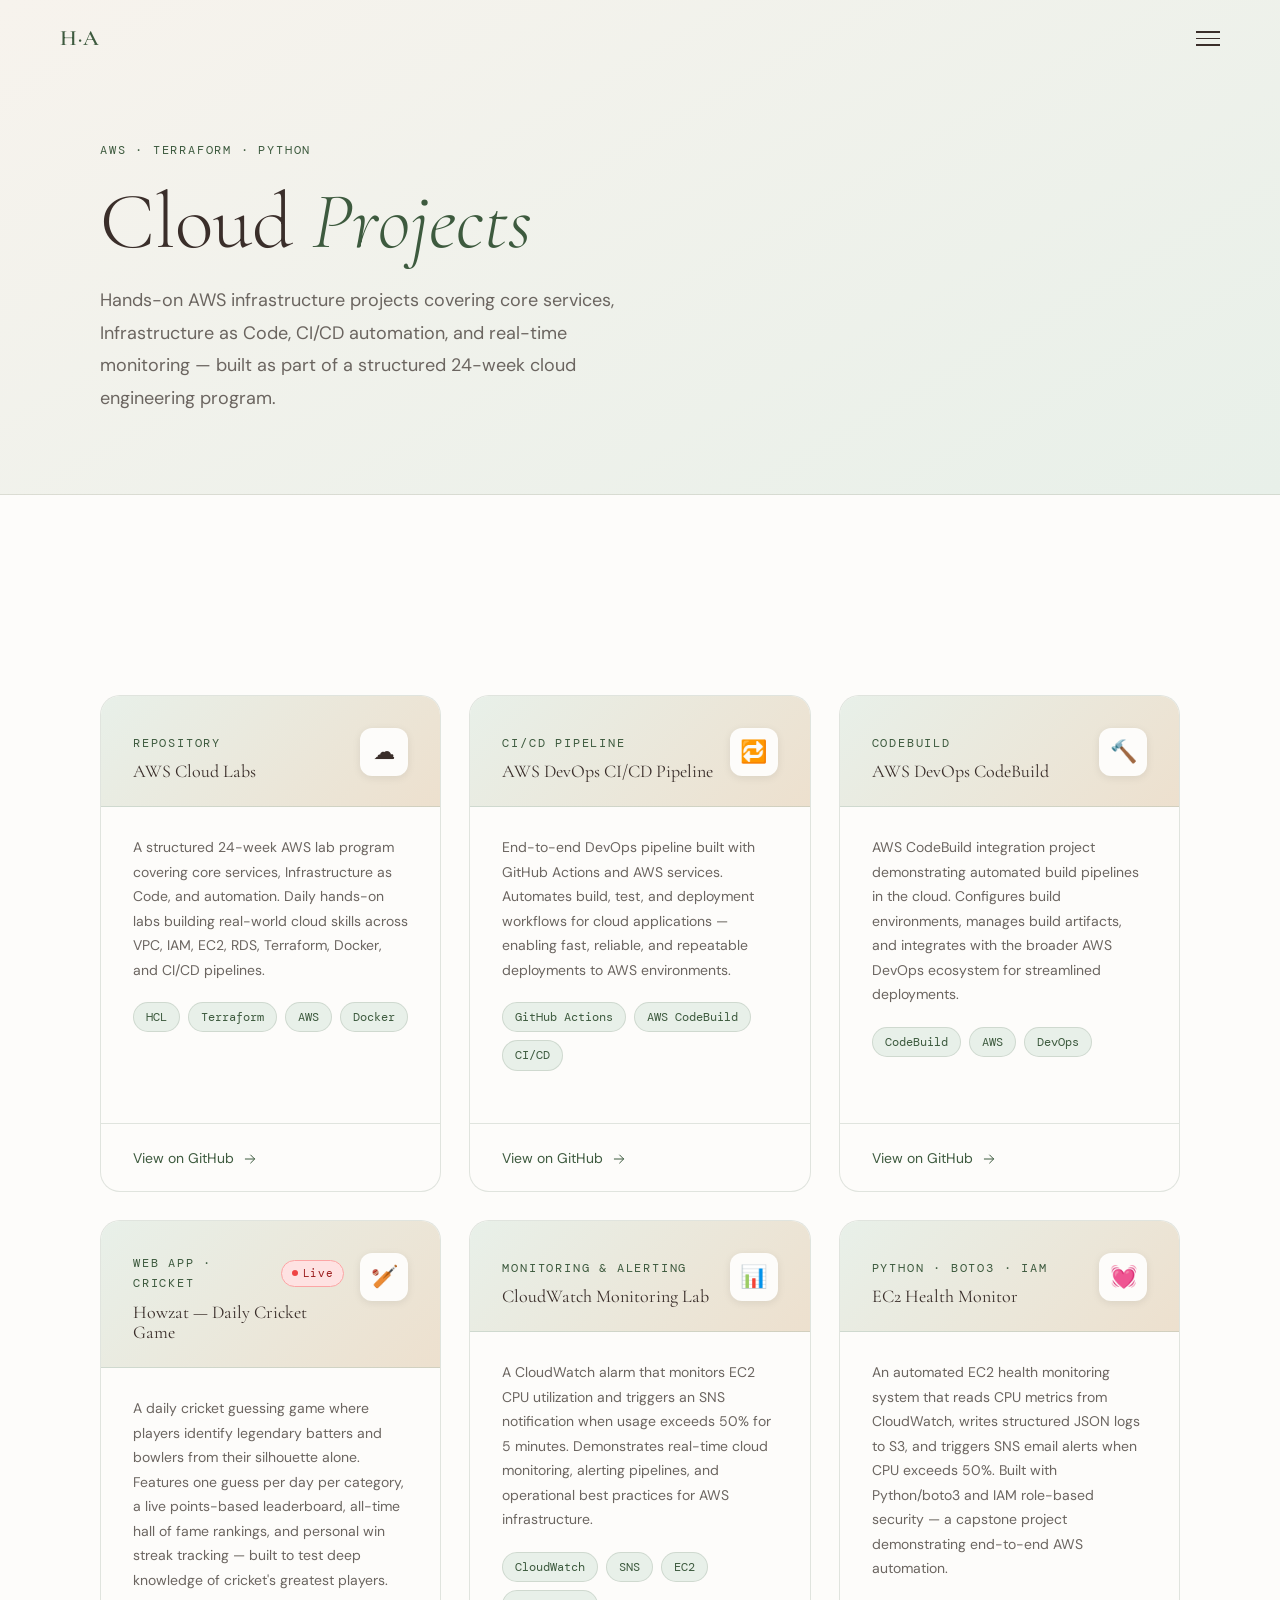
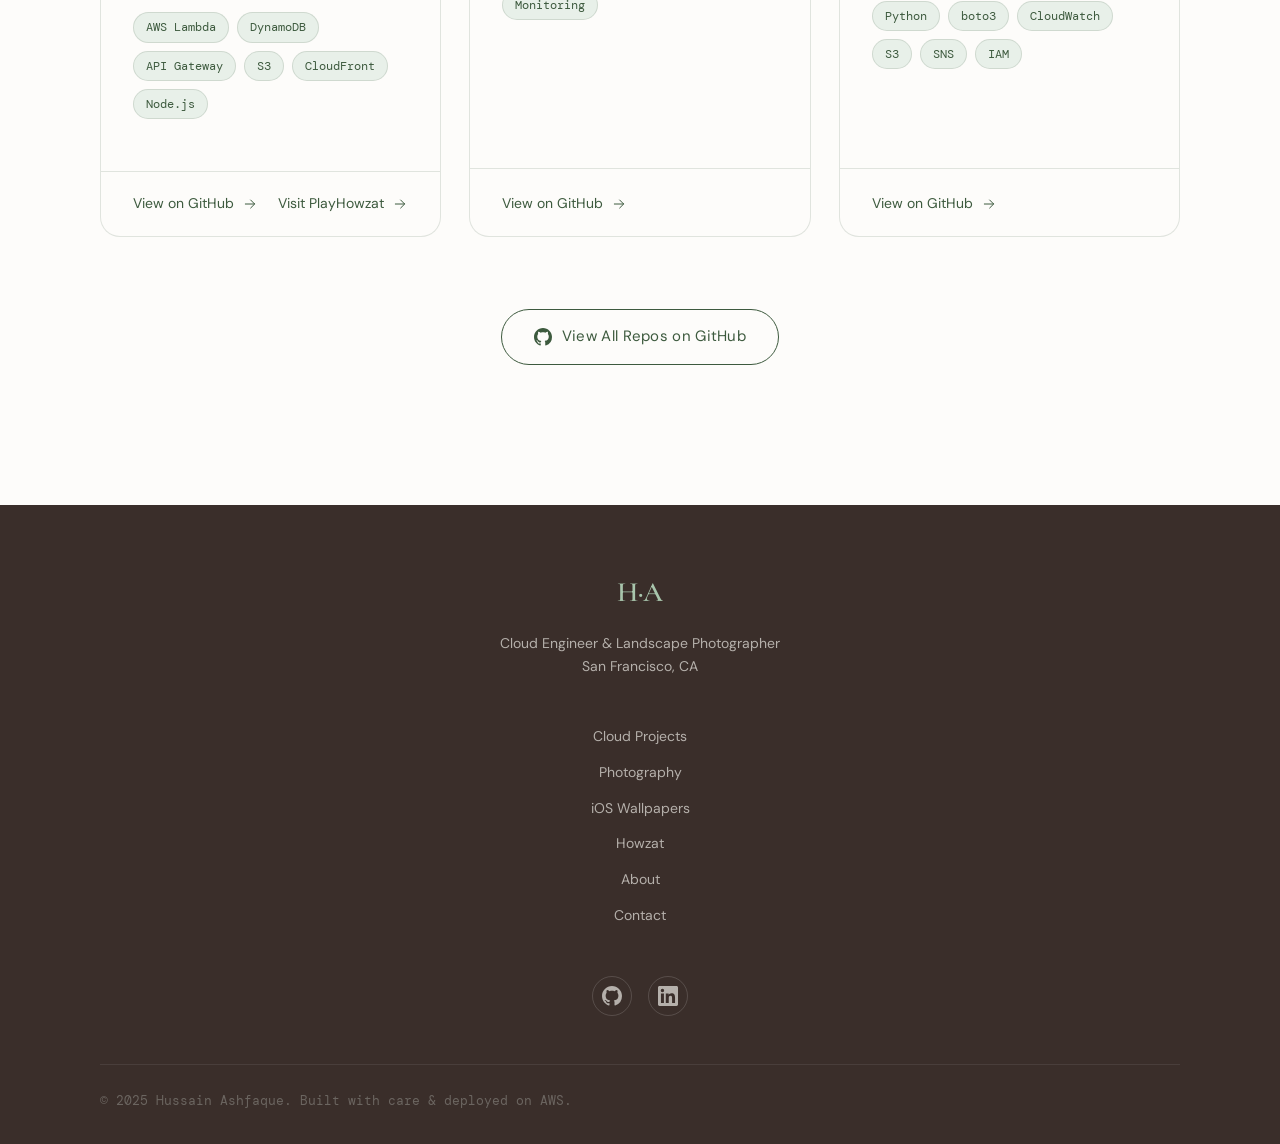
<file: pages/aws.html>
<!DOCTYPE html>
<html lang="en">
<head>
  <meta charset="UTF-8" />
  <meta name="viewport" content="width=device-width, initial-scale=1.0" />
  <title>Cloud Projects — Hussain Ashfaque</title>
  <meta name="description" content="AWS cloud engineering projects by Hussain Ashfaque — Terraform, CI/CD, CloudWatch monitoring, and more." />
  <link rel="stylesheet" href="../css/main.css" />
  <link rel="preconnect" href="https://fonts.googleapis.com" />
  <link rel="preconnect" href="https://fonts.gstatic.com" crossorigin />
  <link href="https://fonts.googleapis.com/css2?family=Cormorant+Garamond:ital,wght@0,300;0,400;0,600;1,300;1,400&family=DM+Sans:wght@300;400;500&family=DM+Mono:wght@400&display=swap" rel="stylesheet" />
</head>
<body>

  <nav class="nav scrolled" id="nav">
    <a href="../index.html" class="nav-logo">H·A</a>
    <ul class="nav-links">
      <li><a href="../index.html" class="nav-link">Home</a></li>
      <li><a href="aws.html" class="nav-link active">Cloud Projects</a></li>
      <li><a href="photography.html" class="nav-link">Photography</a></li>
      <li><a href="wallpapers.html" class="nav-link">iOS Wallpapers</a></li>
      <li><a href="howzat.html" class="nav-link">Howzat</a></li>
      <li><a href="about.html" class="nav-link">About</a></li>
      <li><a href="contact.html" class="nav-link nav-cta">Contact</a></li>
    </ul>
    <button class="nav-hamburger" id="hamburger" aria-label="Menu">
      <span></span><span></span><span></span>
    </button>
  </nav>

  <!-- PAGE HEADER -->
  <header class="page-header">
    <div class="container">
      <span class="section-tag">AWS · Terraform · Python</span>
      <h1>Cloud <em>Projects</em></h1>
      <p>Hands-on AWS infrastructure projects covering core services, Infrastructure as Code, CI/CD automation, and real-time monitoring — built as part of a structured 24-week cloud engineering program.</p>
    </div>
  </header>

  <!-- PROJECTS GRID -->
  <section class="section">
    <div class="container">
      <div class="aws-grid">

        <!-- Project 1 -->
        <div class="aws-card fade-up">
          <div class="aws-card-header">
            <div>
              <div class="section-tag" style="margin-bottom:8px">Repository</div>
              <h3 style="font-size:18px;color:var(--bark)">AWS Cloud Labs</h3>
            </div>
            <div class="aws-card-icon">☁️</div>
          </div>
          <div class="aws-card-body">
            <p>A structured 24-week AWS lab program covering core services, Infrastructure as Code, and automation. Daily hands-on labs building real-world cloud skills across VPC, IAM, EC2, RDS, Terraform, Docker, and CI/CD pipelines.</p>
            <div class="aws-card-tags">
              <span class="tag">HCL</span>
              <span class="tag">Terraform</span>
              <span class="tag">AWS</span>
              <span class="tag">Docker</span>
            </div>
          </div>
          <div class="aws-card-footer">
            <a href="https://github.com/nainashee/aws-cloud-labs" target="_blank" class="aws-card-link">
              View on GitHub
              <svg width="16" height="16" viewBox="0 0 24 24" fill="none" stroke="currentColor" stroke-width="1.5" stroke-linecap="round"><path d="M5 12h14M13 6l6 6-6 6"/></svg>
            </a>
          </div>
        </div>

        <!-- Project 2 -->
        <div class="aws-card fade-up delay-1">
          <div class="aws-card-header">
            <div>
              <div class="section-tag" style="margin-bottom:8px">CI/CD Pipeline</div>
              <h3 style="font-size:18px;color:var(--bark)">AWS DevOps CI/CD Pipeline</h3>
            </div>
            <div class="aws-card-icon">🔁</div>
          </div>
          <div class="aws-card-body">
            <p>End-to-end DevOps pipeline built with GitHub Actions and AWS services. Automates build, test, and deployment workflows for cloud applications — enabling fast, reliable, and repeatable deployments to AWS environments.</p>
            <div class="aws-card-tags">
              <span class="tag">GitHub Actions</span>
              <span class="tag">AWS CodeBuild</span>
              <span class="tag">CI/CD</span>
            </div>
          </div>
          <div class="aws-card-footer">
            <a href="https://github.com/nainashee/aws-devops-ci-cd-pipeline" target="_blank" class="aws-card-link">
              View on GitHub
              <svg width="16" height="16" viewBox="0 0 24 24" fill="none" stroke="currentColor" stroke-width="1.5" stroke-linecap="round"><path d="M5 12h14M13 6l6 6-6 6"/></svg>
            </a>
          </div>
        </div>

        <!-- Project 3 -->
        <div class="aws-card fade-up delay-2">
          <div class="aws-card-header">
            <div>
              <div class="section-tag" style="margin-bottom:8px">CodeBuild</div>
              <h3 style="font-size:18px;color:var(--bark)">AWS DevOps CodeBuild</h3>
            </div>
            <div class="aws-card-icon">🔨</div>
          </div>
          <div class="aws-card-body">
            <p>AWS CodeBuild integration project demonstrating automated build pipelines in the cloud. Configures build environments, manages build artifacts, and integrates with the broader AWS DevOps ecosystem for streamlined deployments.</p>
            <div class="aws-card-tags">
              <span class="tag">CodeBuild</span>
              <span class="tag">AWS</span>
              <span class="tag">DevOps</span>
            </div>
          </div>
          <div class="aws-card-footer">
            <a href="https://github.com/nainashee/AWS-devops-codebuild" target="_blank" class="aws-card-link">
              View on GitHub
              <svg width="16" height="16" viewBox="0 0 24 24" fill="none" stroke="currentColor" stroke-width="1.5" stroke-linecap="round"><path d="M5 12h14M13 6l6 6-6 6"/></svg>
            </a>
          </div>
        </div>

        <!-- Project 4 -->
        <div class="aws-card fade-up">
          <div class="aws-card-header">
            <div>
              <div style="display:flex;align-items:center;gap:10px;margin-bottom:8px;">
                <div class="section-tag" style="margin:0">Web App · Cricket</div>
                <span class="live-badge"><span class="live-dot"></span>Live</span>
              </div>
              <h3 style="font-size:18px;color:var(--bark)">Howzat — Daily Cricket Game</h3>
            </div>
            <div class="aws-card-icon">🏏</div>
          </div>
          <div class="aws-card-body">
            <p>A daily cricket guessing game where players identify legendary batters and bowlers from their silhouette alone. Features one guess per day per category, a live points-based leaderboard, all-time hall of fame rankings, and personal win streak tracking — built to test deep knowledge of cricket's greatest players.</p>
            <div class="aws-card-tags">
              <span class="tag">AWS Lambda</span>
              <span class="tag">DynamoDB</span>
              <span class="tag">API Gateway</span>
              <span class="tag">S3</span>
              <span class="tag">CloudFront</span>
              <span class="tag">Node.js</span>
            </div>
          </div>
          <div class="aws-card-footer" style="display:flex;gap:20px;flex-wrap:nowrap;align-items:center;">
            <a href="https://github.com/nainashee" target="_blank" rel="noopener noreferrer" class="aws-card-link">
              View on GitHub
              <svg width="16" height="16" viewBox="0 0 24 24" fill="none" stroke="currentColor" stroke-width="1.5" stroke-linecap="round"><path d="M5 12h14M13 6l6 6-6 6"/></svg>
            </a>
            <a href="https://www.playhowzat.com" target="_blank" rel="noopener noreferrer" class="aws-card-link">
              Visit PlayHowzat
              <svg width="16" height="16" viewBox="0 0 24 24" fill="none" stroke="currentColor" stroke-width="1.5" stroke-linecap="round"><path d="M5 12h14M13 6l6 6-6 6"/></svg>
            </a>
          </div>
        </div>

        <!-- Project 5 -->
        <div class="aws-card fade-up delay-1">
          <div class="aws-card-header">
            <div>
              <div class="section-tag" style="margin-bottom:8px">Monitoring & Alerting</div>
              <h3 style="font-size:18px;color:var(--bark)">CloudWatch Monitoring Lab</h3>
            </div>
            <div class="aws-card-icon">📊</div>
          </div>
          <div class="aws-card-body">
            <p>A CloudWatch alarm that monitors EC2 CPU utilization and triggers an SNS notification when usage exceeds 50% for 5 minutes. Demonstrates real-time cloud monitoring, alerting pipelines, and operational best practices for AWS infrastructure.</p>
            <div class="aws-card-tags">
              <span class="tag">CloudWatch</span>
              <span class="tag">SNS</span>
              <span class="tag">EC2</span>
              <span class="tag">Monitoring</span>
            </div>
          </div>
          <div class="aws-card-footer">
            <a href="https://github.com/nainashee/CloudWatch-Monitoring-Lab" target="_blank" class="aws-card-link">
              View on GitHub
              <svg width="16" height="16" viewBox="0 0 24 24" fill="none" stroke="currentColor" stroke-width="1.5" stroke-linecap="round"><path d="M5 12h14M13 6l6 6-6 6"/></svg>
            </a>
          </div>
        </div>

        <!-- Project 6 -->
        <div class="aws-card fade-up delay-2">
          <div class="aws-card-header">
            <div>
              <div class="section-tag" style="margin-bottom:8px">Python · boto3 · IAM</div>
              <h3 style="font-size:18px;color:var(--bark)">EC2 Health Monitor</h3>
            </div>
            <div class="aws-card-icon">💓</div>
          </div>
          <div class="aws-card-body">
            <p>An automated EC2 health monitoring system that reads CPU metrics from CloudWatch, writes structured JSON logs to S3, and triggers SNS email alerts when CPU exceeds 50%. Built with Python/boto3 and IAM role-based security — a capstone project demonstrating end-to-end AWS automation.</p>
            <div class="aws-card-tags">
              <span class="tag">Python</span>
              <span class="tag">boto3</span>
              <span class="tag">CloudWatch</span>
              <span class="tag">S3</span>
              <span class="tag">SNS</span>
              <span class="tag">IAM</span>
            </div>
          </div>
          <div class="aws-card-footer">
            <a href="https://github.com/nainashee/Phase-1-Capstone-EC2-Health-Monitor-with-S3-Logging-and-CloudWatch-Alerts" target="_blank" class="aws-card-link">
              View on GitHub
              <svg width="16" height="16" viewBox="0 0 24 24" fill="none" stroke="currentColor" stroke-width="1.5" stroke-linecap="round"><path d="M5 12h14M13 6l6 6-6 6"/></svg>
            </a>
          </div>
        </div>

      </div>

      <!-- GitHub CTA -->
      <div class="section-cta fade-up" style="margin-top:72px">
        <a href="https://github.com/nainashee" target="_blank" class="btn btn-outline" style="gap:10px">
          <svg width="18" height="18" viewBox="0 0 24 24" fill="currentColor"><path d="M12 0C5.37 0 0 5.37 0 12c0 5.31 3.435 9.795 8.205 11.385.6.105.825-.255.825-.57 0-.285-.015-1.23-.015-2.235-3.015.555-3.795-.735-4.035-1.41-.135-.345-.72-1.41-1.23-1.695-.42-.225-1.02-.78-.015-.795.945-.015 1.62.87 1.845 1.23 1.08 1.815 2.805 1.305 3.495.99.105-.78.42-1.305.765-1.605-2.67-.3-5.46-1.335-5.46-5.925 0-1.305.465-2.385 1.23-3.225-.12-.3-.54-1.53.12-3.18 0 0 1.005-.315 3.3 1.23.96-.27 1.98-.405 3-.405s2.04.135 3 .405c2.295-1.56 3.3-1.23 3.3-1.23.66 1.65.24 2.88.12 3.18.765.84 1.23 1.905 1.23 3.225 0 4.605-2.805 5.625-5.475 5.925.435.375.81 1.095.81 2.22 0 1.605-.015 2.895-.015 3.3 0 .315.225.69.825.57A12.02 12.02 0 0 0 24 12c0-6.63-5.37-12-12-12z"/></svg>
          View All Repos on GitHub
        </a>
      </div>
    </div>
  </section>

  <!-- FOOTER -->
  <footer class="footer">
    <div class="container">
      <div class="footer-inner">
        <div class="footer-left">
          <a href="../index.html" class="footer-logo">H·A</a>
          <p class="footer-tagline">Cloud Engineer & Landscape Photographer<br/>San Francisco, CA</p>
        </div>
        <div class="footer-links">
          <a href="aws.html">Cloud Projects</a>
          <a href="photography.html">Photography</a>
          <a href="wallpapers.html">iOS Wallpapers</a>
          <a href="howzat.html">Howzat</a>
          <a href="about.html">About</a>
          <a href="contact.html">Contact</a>
        </div>
        <div class="footer-social">
          <a href="https://github.com/nainashee" target="_blank" class="social-link" aria-label="GitHub">
            <svg width="20" height="20" viewBox="0 0 24 24" fill="currentColor"><path d="M12 0C5.37 0 0 5.37 0 12c0 5.31 3.435 9.795 8.205 11.385.6.105.825-.255.825-.57 0-.285-.015-1.23-.015-2.235-3.015.555-3.795-.735-4.035-1.41-.135-.345-.72-1.41-1.23-1.695-.42-.225-1.02-.78-.015-.795.945-.015 1.62.87 1.845 1.23 1.08 1.815 2.805 1.305 3.495.99.105-.78.42-1.305.765-1.605-2.67-.3-5.46-1.335-5.46-5.925 0-1.305.465-2.385 1.23-3.225-.12-.3-.54-1.53.12-3.18 0 0 1.005-.315 3.3 1.23.96-.27 1.98-.405 3-.405s2.04.135 3 .405c2.295-1.56 3.3-1.23 3.3-1.23.66 1.65.24 2.88.12 3.18.765.84 1.23 1.905 1.23 3.225 0 4.605-2.805 5.625-5.475 5.925.435.375.81 1.095.81 2.22 0 1.605-.015 2.895-.015 3.3 0 .315.225.69.825.57A12.02 12.02 0 0 0 24 12c0-6.63-5.37-12-12-12z"/></svg>
          </a>
          <a href="https://www.linkedin.com/in/hussain-ashfaque/" target="_blank" class="social-link" aria-label="LinkedIn">
            <svg width="20" height="20" viewBox="0 0 24 24" fill="currentColor"><path d="M20.447 20.452h-3.554v-5.569c0-1.328-.027-3.037-1.852-3.037-1.853 0-2.136 1.445-2.136 2.939v5.667H9.351V9h3.414v1.561h.046c.477-.9 1.637-1.85 3.37-1.85 3.601 0 4.267 2.37 4.267 5.455v6.286zM5.337 7.433a2.062 2.062 0 0 1-2.063-2.065 2.064 2.064 0 1 1 2.063 2.065zm1.782 13.019H3.555V9h3.564v11.452zM22.225 0H1.771C.792 0 0 .774 0 1.729v20.542C0 23.227.792 24 1.771 24h20.451C23.2 24 24 23.227 24 22.271V1.729C24 .774 23.2 0 22.222 0h.003z"/></svg>
          </a>
        </div>
      </div>
      <div class="footer-bottom">
        <p>© 2025 Hussain Ashfaque. Built with care & deployed on AWS.</p>
      </div>
    </div>
  </footer>

  <script src="../js/main.js"></script>
</body>
</html>
</file>
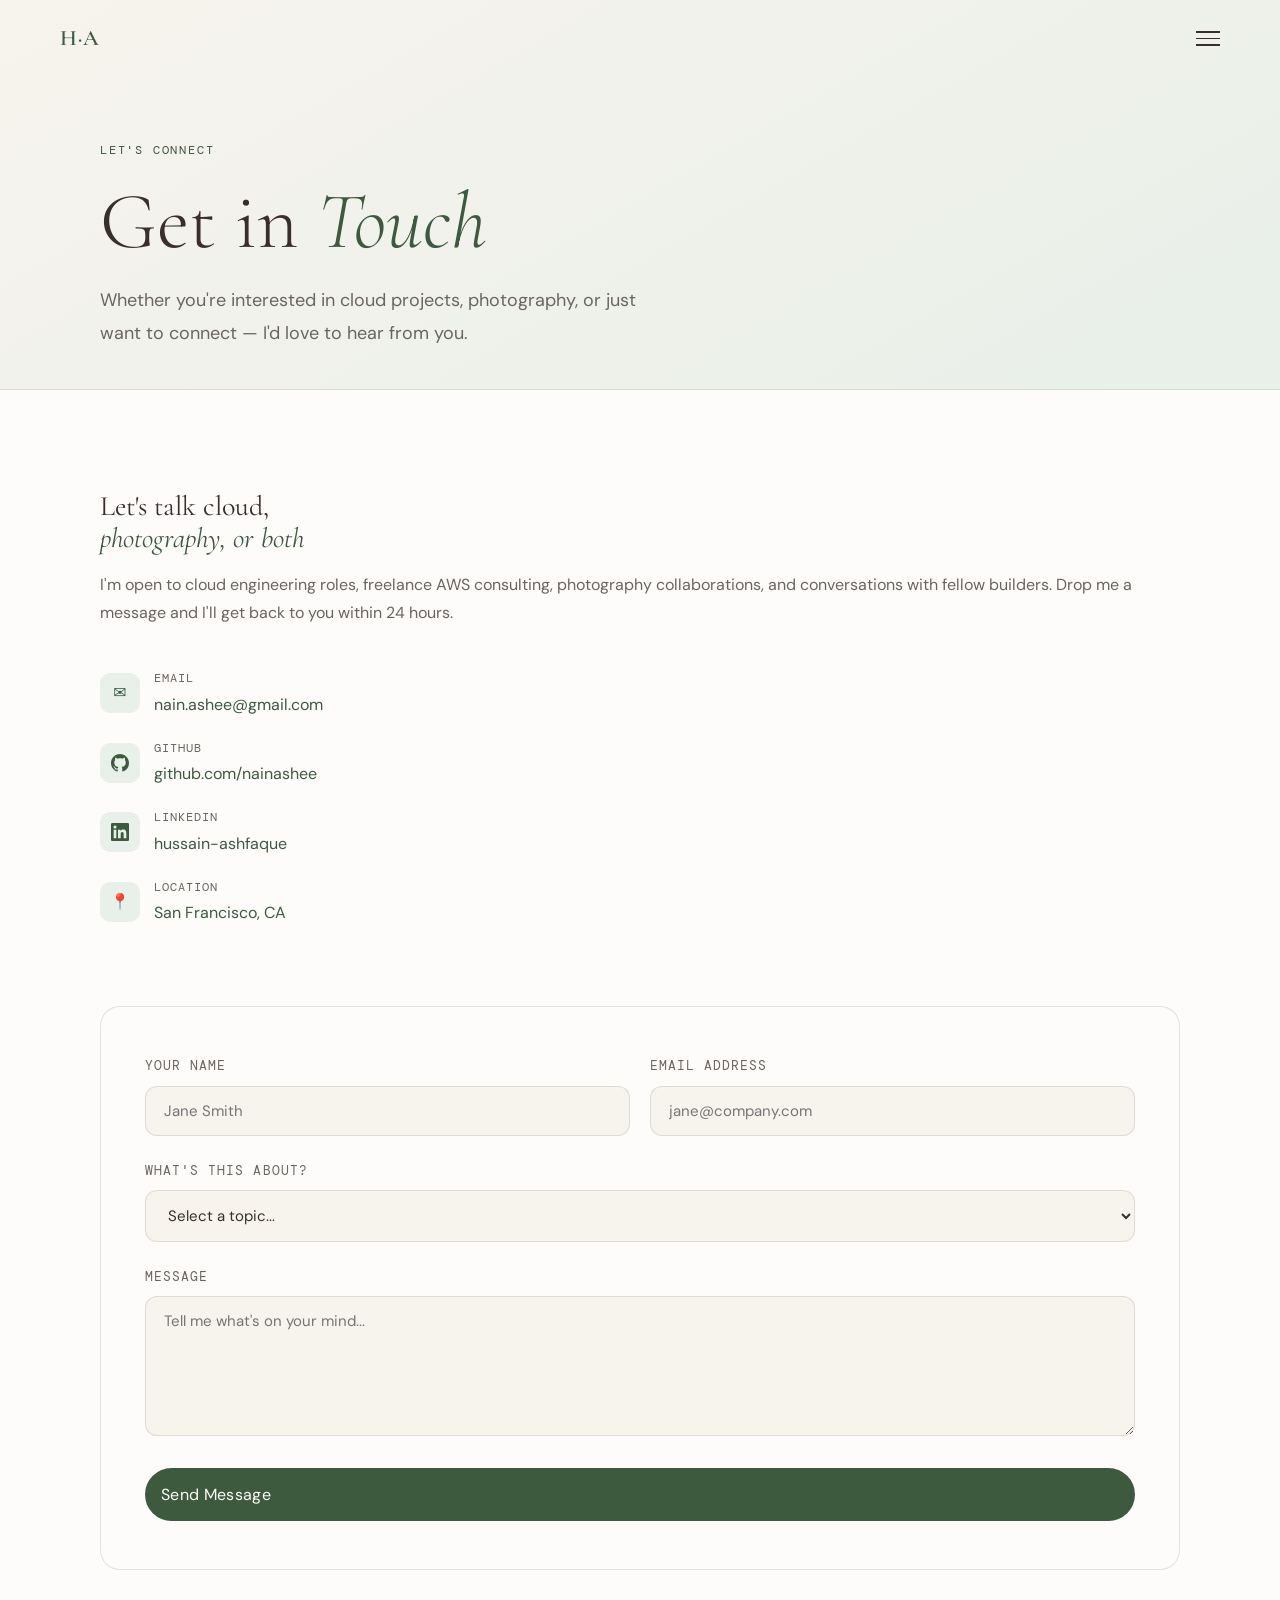
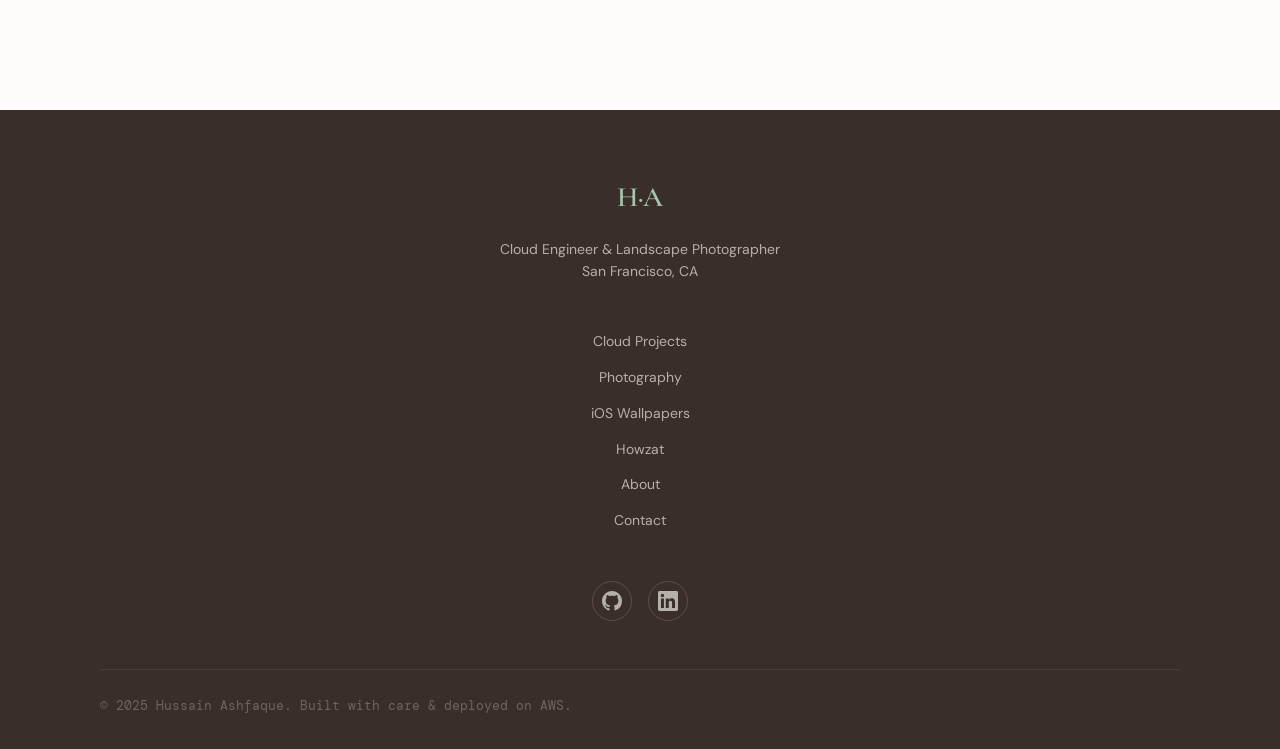
<file: pages/contact.html>
<!DOCTYPE html>
<html lang="en">
<head>
  <meta charset="UTF-8" />
  <meta name="viewport" content="width=device-width, initial-scale=1.0" />
  <title>Contact — Hussain Ashfaque</title>
  <link rel="stylesheet" href="../css/main.css" />
  <link rel="preconnect" href="https://fonts.googleapis.com" />
  <link rel="preconnect" href="https://fonts.gstatic.com" crossorigin />
  <link href="https://fonts.googleapis.com/css2?family=Cormorant+Garamond:ital,wght@0,300;0,400;0,600;1,300;1,400&family=DM+Sans:wght@300;400;500&family=DM+Mono:wght@400&display=swap" rel="stylesheet" />
</head>
<body class="contact-page">

  <nav class="nav scrolled" id="nav">
    <a href="../index.html" class="nav-logo">H·A</a>
    <ul class="nav-links">
      <li><a href="../index.html" class="nav-link">Home</a></li>
      <li><a href="aws.html" class="nav-link">Cloud Projects</a></li>
      <li><a href="photography.html" class="nav-link">Photography</a></li>
      <li><a href="wallpapers.html" class="nav-link">iOS Wallpapers</a></li>
      <li><a href="howzat.html" class="nav-link">Howzat</a></li>
      <li><a href="about.html" class="nav-link">About</a></li>
      <li><a href="contact.html" class="nav-link nav-cta active">Contact</a></li>
    </ul>
    <button class="nav-hamburger" id="hamburger" aria-label="Menu">
      <span></span><span></span><span></span>
    </button>
  </nav>

  <header class="page-header">
    <div class="container">
      <span class="section-tag">Let's connect</span>
      <h1>Get in <em>Touch</em></h1>
      <p>Whether you're interested in cloud projects, photography, or just want to connect — I'd love to hear from you.</p>
    </div>
  </header>

  <section class="section">
    <div class="container">
      <div class="contact-layout">

        <!-- Left: Info -->
        <div class="contact-info fade-up">
          <h3>Let's talk cloud,<br /><em>photography, or both</em></h3>
          <p>I'm open to cloud engineering roles, freelance AWS consulting, photography collaborations, and conversations with fellow builders. Drop me a message and I'll get back to you within 24 hours.</p>

          <div class="contact-details">
            <div class="contact-detail">
              <div class="contact-detail-icon">✉️</div>
              <div class="contact-detail-text">
                <span>Email</span>
                <a href="mailto:nain.ashee@gmail.com">nain.ashee@gmail.com</a>
              </div>
            </div>
            <div class="contact-detail">
              <div class="contact-detail-icon">
                <svg width="18" height="18" viewBox="0 0 24 24" fill="currentColor"><path d="M12 0C5.37 0 0 5.37 0 12c0 5.31 3.435 9.795 8.205 11.385.6.105.825-.255.825-.57 0-.285-.015-1.23-.015-2.235-3.015.555-3.795-.735-4.035-1.41-.135-.345-.72-1.41-1.23-1.695-.42-.225-1.02-.78-.015-.795.945-.015 1.62.87 1.845 1.23 1.08 1.815 2.805 1.305 3.495.99.105-.78.42-1.305.765-1.605-2.67-.3-5.46-1.335-5.46-5.925 0-1.305.465-2.385 1.23-3.225-.12-.3-.54-1.53.12-3.18 0 0 1.005-.315 3.3 1.23.96-.27 1.98-.405 3-.405s2.04.135 3 .405c2.295-1.56 3.3-1.23 3.3-1.23.66 1.65.24 2.88.12 3.18.765.84 1.23 1.905 1.23 3.225 0 4.605-2.805 5.625-5.475 5.925.435.375.81 1.095.81 2.22 0 1.605-.015 2.895-.015 3.3 0 .315.225.69.825.57A12.02 12.02 0 0 0 24 12c0-6.63-5.37-12-12-12z"/></svg>
              </div>
              <div class="contact-detail-text">
                <span>GitHub</span>
                <a href="https://github.com/nainashee" target="_blank">github.com/nainashee</a>
              </div>
            </div>
            <div class="contact-detail">
              <div class="contact-detail-icon">
                <svg width="18" height="18" viewBox="0 0 24 24" fill="currentColor"><path d="M20.447 20.452h-3.554v-5.569c0-1.328-.027-3.037-1.852-3.037-1.853 0-2.136 1.445-2.136 2.939v5.667H9.351V9h3.414v1.561h.046c.477-.9 1.637-1.85 3.37-1.85 3.601 0 4.267 2.37 4.267 5.455v6.286zM5.337 7.433a2.062 2.062 0 0 1-2.063-2.065 2.064 2.064 0 1 1 2.063 2.065zm1.782 13.019H3.555V9h3.564v11.452zM22.225 0H1.771C.792 0 0 .774 0 1.729v20.542C0 23.227.792 24 1.771 24h20.451C23.2 24 24 23.227 24 22.271V1.729C24 .774 23.2 0 22.222 0h.003z"/></svg>
              </div>
              <div class="contact-detail-text">
                <span>LinkedIn</span>
                <a href="https://www.linkedin.com/in/hussain-ashfaque/" target="_blank">hussain-ashfaque</a>
              </div>
            </div>
            <div class="contact-detail">
              <div class="contact-detail-icon">📍</div>
              <div class="contact-detail-text">
                <span>Location</span>
                <a>San Francisco, CA</a>
              </div>
            </div>
          </div>
        </div>

        <!-- Right: Form -->
        <div class="fade-up delay-1">
          <div class="contact-form" id="contact-form-wrapper">
            <form id="contact-form" novalidate>
              <div class="form-row">
                <div class="form-group">
                  <label for="name">Your Name</label>
                  <input type="text" id="name" name="name" placeholder="Jane Smith" required />
                </div>
                <div class="form-group">
                  <label for="email">Email Address</label>
                  <input type="email" id="email" name="email" placeholder="jane@company.com" required />
                </div>
              </div>
              <div class="form-group">
                <label for="subject">What's this about?</label>
                <select id="subject" name="subject">
                  <option value="">Select a topic...</option>
                  <option value="Cloud / AWS opportunity">Cloud / AWS opportunity</option>
                  <option value="Freelance consulting">Freelance consulting</option>
                  <option value="Photography collaboration">Photography collaboration</option>
                  <option value="Wallpaper request">Wallpaper request</option>
                  <option value="Just saying hello">Just saying hello</option>
                  <option value="Other">Other</option>
                </select>
              </div>
              <div class="form-group">
                <label for="message">Message</label>
                <textarea id="message" name="message" placeholder="Tell me what's on your mind..." required></textarea>
              </div>
              <button type="submit" class="btn btn-primary form-submit">Send Message</button>
            </form>

            <!-- Success state -->
            <div class="form-success" id="form-success">
              <div class="form-success-icon">✅</div>
              <h3>Message sent!</h3>
              <p>Thanks for reaching out. I'll get back to you within 24 hours at <strong><a href="/cdn-cgi/l/email-protection" class="__cf_email__" data-cfemail="690708000747081a010c0c290e04080005470a0604">[email&#160;protected]</a></strong>.</p>
            </div>
          </div>
        </div>

      </div>
    </div>
  </section>

  <!-- FOOTER -->
  <footer class="footer">
    <div class="container">
      <div class="footer-inner">
        <div class="footer-left">
          <a href="../index.html" class="footer-logo">H·A</a>
          <p class="footer-tagline">Cloud Engineer & Landscape Photographer<br/>San Francisco, CA</p>
        </div>
        <div class="footer-links">
          <a href="aws.html">Cloud Projects</a>
          <a href="photography.html">Photography</a>
          <a href="wallpapers.html">iOS Wallpapers</a>
          <a href="howzat.html">Howzat</a>
          <a href="about.html">About</a>
          <a href="contact.html">Contact</a>
        </div>
        <div class="footer-social">
          <a href="https://github.com/nainashee" target="_blank" class="social-link" aria-label="GitHub">
            <svg width="20" height="20" viewBox="0 0 24 24" fill="currentColor"><path d="M12 0C5.37 0 0 5.37 0 12c0 5.31 3.435 9.795 8.205 11.385.6.105.825-.255.825-.57 0-.285-.015-1.23-.015-2.235-3.015.555-3.795-.735-4.035-1.41-.135-.345-.72-1.41-1.23-1.695-.42-.225-1.02-.78-.015-.795.945-.015 1.62.87 1.845 1.23 1.08 1.815 2.805 1.305 3.495.99.105-.78.42-1.305.765-1.605-2.67-.3-5.46-1.335-5.46-5.925 0-1.305.465-2.385 1.23-3.225-.12-.3-.54-1.53.12-3.18 0 0 1.005-.315 3.3 1.23.96-.27 1.98-.405 3-.405s2.04.135 3 .405c2.295-1.56 3.3-1.23 3.3-1.23.66 1.65.24 2.88.12 3.18.765.84 1.23 1.905 1.23 3.225 0 4.605-2.805 5.625-5.475 5.925.435.375.81 1.095.81 2.22 0 1.605-.015 2.895-.015 3.3 0 .315.225.69.825.57A12.02 12.02 0 0 0 24 12c0-6.63-5.37-12-12-12z"/></svg>
          </a>
          <a href="https://www.linkedin.com/in/hussain-ashfaque/" target="_blank" class="social-link" aria-label="LinkedIn">
            <svg width="20" height="20" viewBox="0 0 24 24" fill="currentColor"><path d="M20.447 20.452h-3.554v-5.569c0-1.328-.027-3.037-1.852-3.037-1.853 0-2.136 1.445-2.136 2.939v5.667H9.351V9h3.414v1.561h.046c.477-.9 1.637-1.85 3.37-1.85 3.601 0 4.267 2.37 4.267 5.455v6.286zM5.337 7.433a2.062 2.062 0 0 1-2.063-2.065 2.064 2.064 0 1 1 2.063 2.065zm1.782 13.019H3.555V9h3.564v11.452zM22.225 0H1.771C.792 0 0 .774 0 1.729v20.542C0 23.227.792 24 1.771 24h20.451C23.2 24 24 23.227 24 22.271V1.729C24 .774 23.2 0 22.222 0h.003z"/></svg>
          </a>
        </div>
      </div>
      <div class="footer-bottom">
        <p>© 2025 Hussain Ashfaque. Built with care & deployed on AWS.</p>
      </div>
    </div>
  </footer>

  <script src="../js/main.js"></script>
</body>
</html>
</file>
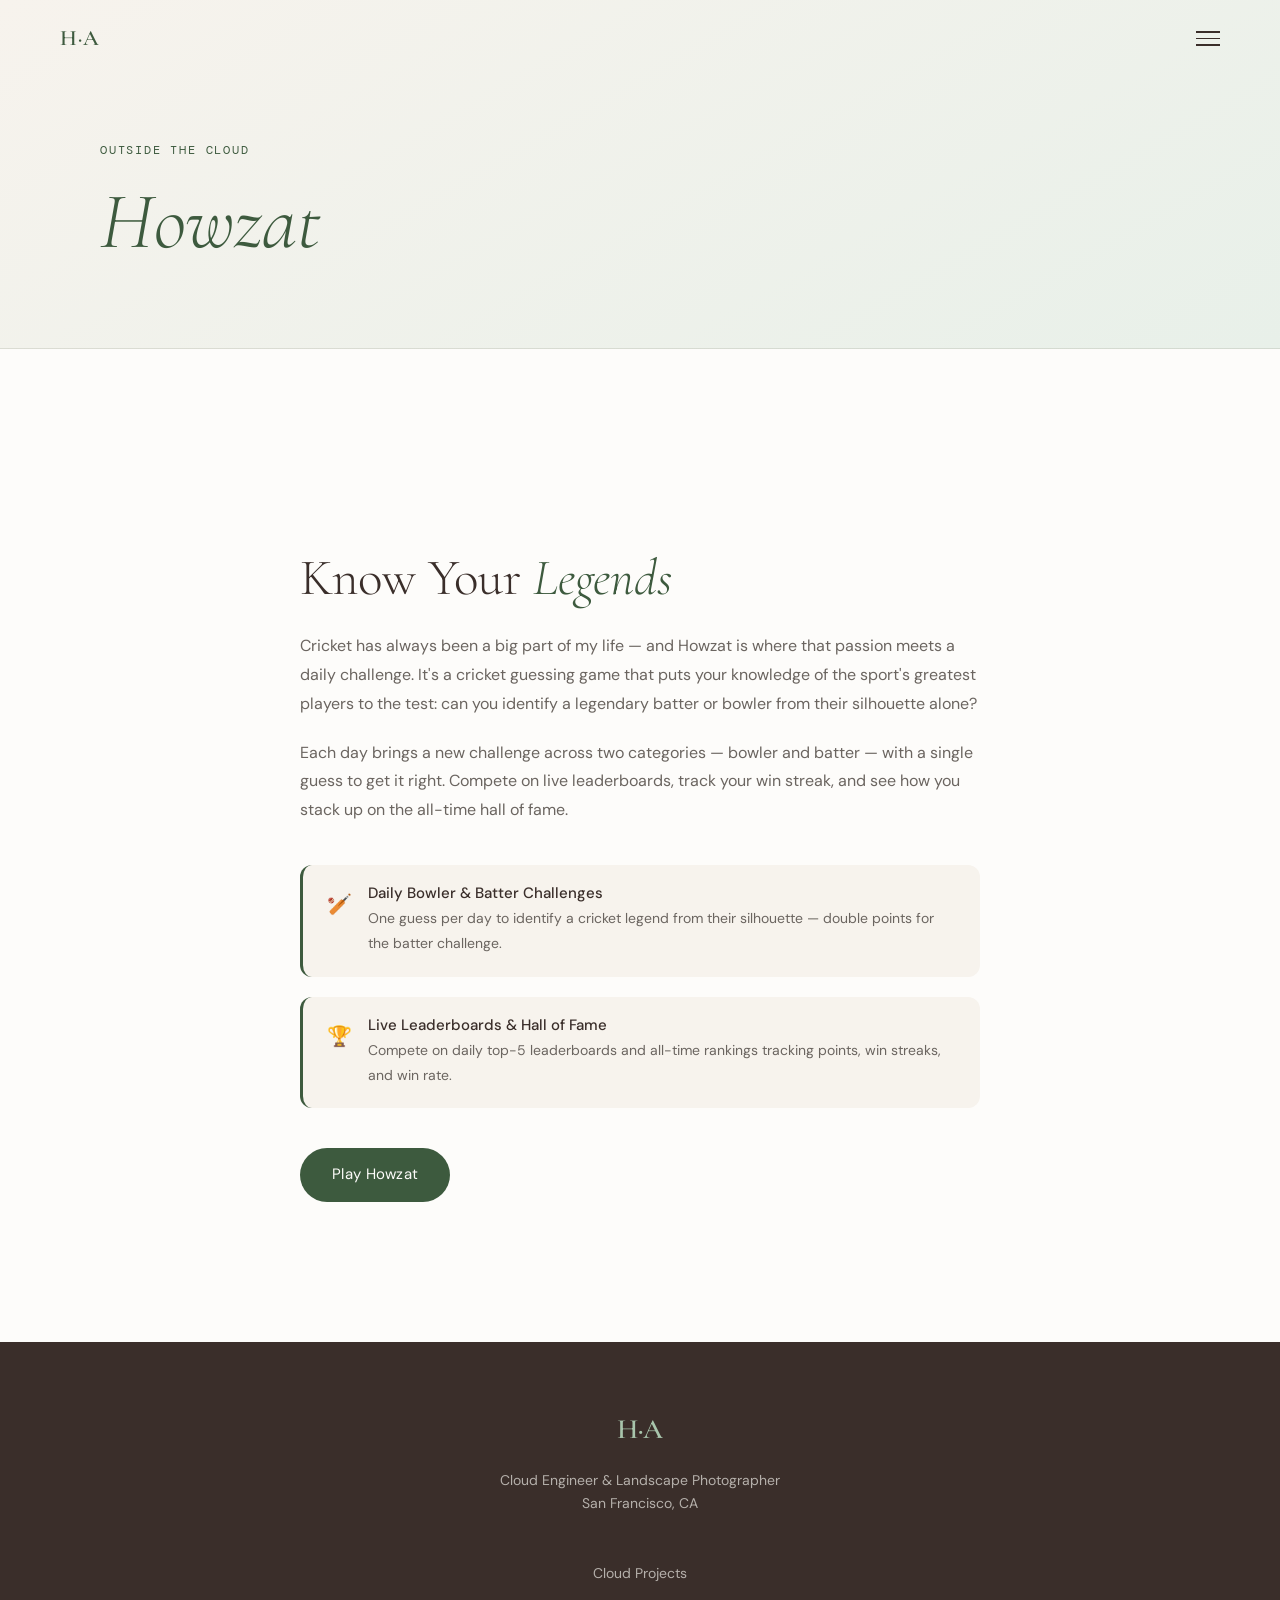
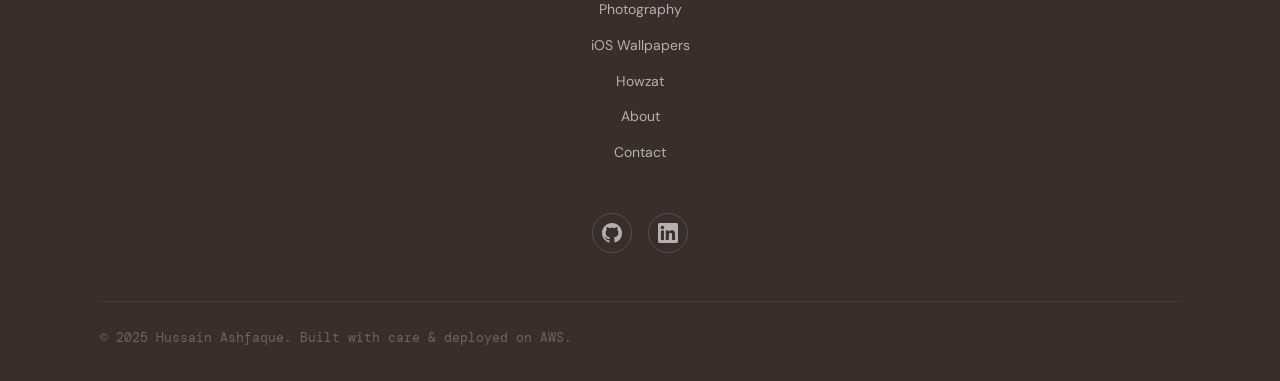
<file: pages/howzat.html>
<!DOCTYPE html>
<html lang="en">
<head>
  <meta charset="UTF-8" />
  <meta name="viewport" content="width=device-width, initial-scale=1.0" />
  <title>Howzat — Hussain Ashfaque</title>
  <meta name="description" content="Hussain Ashfaque plays Howzat — the daily cricket silhouette guessing game." />
  <link rel="stylesheet" href="../css/main.css" />
  <link rel="preconnect" href="https://fonts.googleapis.com" />
  <link rel="preconnect" href="https://fonts.gstatic.com" crossorigin />
  <link href="https://fonts.googleapis.com/css2?family=Cormorant+Garamond:ital,wght@0,300;0,400;0,600;1,300;1,400&family=DM+Sans:wght@300;400;500&family=DM+Mono:wght@400&display=swap" rel="stylesheet" />
</head>
<body>

  <nav class="nav scrolled" id="nav">
    <a href="../index.html" class="nav-logo">H·A</a>
    <ul class="nav-links">
      <li><a href="../index.html" class="nav-link">Home</a></li>
      <li><a href="aws.html" class="nav-link">Cloud Projects</a></li>
      <li><a href="photography.html" class="nav-link">Photography</a></li>
      <li><a href="wallpapers.html" class="nav-link">iOS Wallpapers</a></li>
      <li><a href="howzat.html" class="nav-link active">Howzat</a></li>
      <li><a href="about.html" class="nav-link">About</a></li>
      <li><a href="contact.html" class="nav-link nav-cta">Contact</a></li>
    </ul>
    <button class="nav-hamburger" id="hamburger" aria-label="Menu">
      <span></span><span></span><span></span>
    </button>
  </nav>

  <header class="page-header">
    <div class="container">
      <span class="section-tag">Outside the Cloud</span>
      <h1><em>Howzat</em></h1>
    </div>
  </header>

  <section class="section">
    <div class="container">
      <div class="about-layout fade-up">

        <div class="about-text" style="max-width:680px;margin:0 auto;">
          <h2>Know Your <em>Legends</em></h2>
          <p>Cricket has always been a big part of my life — and Howzat is where that passion meets a daily challenge. It's a cricket guessing game that puts your knowledge of the sport's greatest players to the test: can you identify a legendary batter or bowler from their silhouette alone?</p>
          <p>Each day brings a new challenge across two categories — bowler and batter — with a single guess to get it right. Compete on live leaderboards, track your win streak, and see how you stack up on the all-time hall of fame.</p>

          <div class="about-highlights">
            <div class="highlight">
              <div class="highlight-icon">🏏</div>
              <div class="highlight-text">
                <h4>Daily Bowler & Batter Challenges</h4>
                <p>One guess per day to identify a cricket legend from their silhouette — double points for the batter challenge.</p>
              </div>
            </div>
            <div class="highlight">
              <div class="highlight-icon">🏆</div>
              <div class="highlight-text">
                <h4>Live Leaderboards & Hall of Fame</h4>
                <p>Compete on daily top-5 leaderboards and all-time rankings tracking points, win streaks, and win rate.</p>
              </div>
            </div>
          </div>

          <div class="about-actions">
            <a href="https://www.playhowzat.com" target="_blank" rel="noopener noreferrer" class="btn btn-primary">Play Howzat</a>
          </div>
        </div>

      </div>
    </div>
  </section>

  <!-- FOOTER -->
  <footer class="footer">
    <div class="container">
      <div class="footer-inner">
        <div class="footer-left">
          <a href="../index.html" class="footer-logo">H·A</a>
          <p class="footer-tagline">Cloud Engineer & Landscape Photographer<br/>San Francisco, CA</p>
        </div>
        <div class="footer-links">
          <a href="aws.html">Cloud Projects</a>
          <a href="photography.html">Photography</a>
          <a href="wallpapers.html">iOS Wallpapers</a>
          <a href="howzat.html">Howzat</a>
          <a href="about.html">About</a>
          <a href="contact.html">Contact</a>
        </div>
        <div class="footer-social">
          <a href="https://github.com/nainashee" target="_blank" class="social-link" aria-label="GitHub">
            <svg width="20" height="20" viewBox="0 0 24 24" fill="currentColor"><path d="M12 0C5.37 0 0 5.37 0 12c0 5.31 3.435 9.795 8.205 11.385.6.105.825-.255.825-.57 0-.285-.015-1.23-.015-2.235-3.015.555-3.795-.735-4.035-1.41-.135-.345-.72-1.41-1.23-1.695-.42-.225-1.02-.78-.015-.795.945-.015 1.62.87 1.845 1.23 1.08 1.815 2.805 1.305 3.495.99.105-.78.42-1.305.765-1.605-2.67-.3-5.46-1.335-5.46-5.925 0-1.305.465-2.385 1.23-3.225-.12-.3-.54-1.53.12-3.18 0 0 1.005-.315 3.3 1.23.96-.27 1.98-.405 3-.405s2.04.135 3 .405c2.295-1.56 3.3-1.23 3.3-1.23.66 1.65.24 2.88.12 3.18.765.84 1.23 1.905 1.23 3.225 0 4.605-2.805 5.625-5.475 5.925.435.375.81 1.095.81 2.22 0 1.605-.015 2.895-.015 3.3 0 .315.225.69.825.57A12.02 12.02 0 0 0 24 12c0-6.63-5.37-12-12-12z"/></svg>
          </a>
          <a href="https://www.linkedin.com/in/hussain-ashfaque/" target="_blank" class="social-link" aria-label="LinkedIn">
            <svg width="20" height="20" viewBox="0 0 24 24" fill="currentColor"><path d="M20.447 20.452h-3.554v-5.569c0-1.328-.027-3.037-1.852-3.037-1.853 0-2.136 1.445-2.136 2.939v5.667H9.351V9h3.414v1.561h.046c.477-.9 1.637-1.85 3.37-1.85 3.601 0 4.267 2.37 4.267 5.455v6.286zM5.337 7.433a2.062 2.062 0 0 1-2.063-2.065 2.064 2.064 0 1 1 2.063 2.065zm1.782 13.019H3.555V9h3.564v11.452zM22.225 0H1.771C.792 0 0 .774 0 1.729v20.542C0 23.227.792 24 1.771 24h20.451C23.2 24 24 23.227 24 22.271V1.729C24 .774 23.2 0 22.222 0h.003z"/></svg>
          </a>
        </div>
      </div>
      <div class="footer-bottom">
        <p>© 2025 Hussain Ashfaque. Built with care & deployed on AWS.</p>
      </div>
    </div>
  </footer>

  <script src="../js/main.js"></script>
</body>
</html>
</file>
<file: css/main.css>
/* =============================================
   HUSSAIN ASHFAQUE PORTFOLIO — DESIGN SYSTEM
   Nature-inspired · Earthy Greens · Modern
   ============================================= */

:root {
  /* Earthy Green Palette */
  --moss:        #3D5A3E;
  --forest:      #2C4A2D;
  --sage:        #7A9E7E;
  --sage-light:  #A8C5AC;
  --sage-pale:   #E8F0E9;
  --clay:        #8B6355;
  --sand:        #C4A882;
  --sand-light:  #EDE0CE;
  --cream:       #F7F3ED;
  --bark:        #3A2E2A;
  --stone:       #6B6560;
  --stone-light: #B5B0AB;
  --white:       #FDFCFA;

  /* Functional */
  --bg:          var(--white);
  --bg-section:  var(--cream);
  --text:        var(--bark);
  --text-muted:  var(--stone);
  --border:      rgba(61,90,62,0.15);
  --border-dark: rgba(61,90,62,0.3);
  --accent:      var(--moss);
  --accent-dark: var(--forest);

  /* Typography */
  --font-serif:  'Cormorant Garamond', Georgia, serif;
  --font-sans:   'DM Sans', system-ui, sans-serif;
  --font-mono:   'DM Mono', monospace;

  /* Spacing */
  --section-pad: clamp(80px, 12vw, 140px);
  --container:   1200px;
  --radius:      12px;
  --radius-lg:   20px;

  /* Transitions */
  --ease:        cubic-bezier(0.25, 0.46, 0.45, 0.94);
  --ease-spring: cubic-bezier(0.34, 1.56, 0.64, 1);
}

/* ── RESET ── */
*, *::before, *::after { box-sizing: border-box; margin: 0; padding: 0; }
html { scroll-behavior: smooth; -webkit-font-smoothing: antialiased; }
body {
  font-family: var(--font-sans);
  background: var(--bg);
  color: var(--text);
  font-size: 16px;
  line-height: 1.7;
  overflow-x: hidden;
}
img { display: block; max-width: 100%; }
a { text-decoration: none; color: inherit; }
ul { list-style: none; }
button { cursor: pointer; border: none; background: none; font-family: inherit; }

/* ── TYPOGRAPHY ── */
h1, h2, h3, h4 { font-family: var(--font-serif); font-weight: 300; line-height: 1.15; }
h1 { font-size: clamp(52px, 8vw, 96px); }
h2 { font-size: clamp(36px, 5vw, 56px); }
h3 { font-size: clamp(22px, 3vw, 28px); font-weight: 400; }
p  { font-size: 16px; color: var(--text-muted); line-height: 1.8; }
em { font-style: italic; color: var(--moss); }

/* ── CONTAINER ── */
.container {
  max-width: var(--container);
  margin: 0 auto;
  padding: 0 clamp(20px, 5vw, 60px);
}

/* ── SCROLL ANIMATIONS ── */
.fade-up {
  opacity: 0;
  transform: translateY(32px);
  transition: opacity 0.8s var(--ease), transform 0.8s var(--ease);
}
.fade-up.visible { opacity: 1; transform: translateY(0); }
.delay-1 { transition-delay: 0.1s !important; }
.delay-2 { transition-delay: 0.2s !important; }
.delay-3 { transition-delay: 0.3s !important; }
.delay-4 { transition-delay: 0.4s !important; }

/* ══════════════════════════════════════════════
   NAV
══════════════════════════════════════════════ */
.nav {
  position: fixed; top: 0; left: 0; right: 0; z-index: 100;
  display: flex; align-items: center; justify-content: space-between;
  padding: 20px clamp(20px, 5vw, 60px);
  transition: background 0.4s var(--ease), backdrop-filter 0.4s, padding 0.3s;
}
.nav.scrolled {
  background: rgba(253, 252, 250, 0.92);
  backdrop-filter: blur(16px);
  padding: 14px clamp(20px, 5vw, 60px);
  border-bottom: 1px solid var(--border);
}
.nav-logo {
  font-family: var(--font-serif);
  font-size: 22px;
  font-weight: 600;
  color: var(--moss);
  letter-spacing: 0.05em;
  transition: color 0.2s;
}
.nav-logo:hover { color: var(--forest); }
.nav-links {
  display: flex; align-items: center; gap: 36px;
}
.nav-link {
  font-size: 14px; font-weight: 400;
  color: var(--text-muted);
  letter-spacing: 0.03em;
  transition: color 0.2s;
  position: relative;
}
.nav-link::after {
  content: '';
  position: absolute; bottom: -3px; left: 0; right: 0; height: 1px;
  background: var(--moss);
  transform: scaleX(0);
  transform-origin: left;
  transition: transform 0.3s var(--ease);
}
.nav-link:hover, .nav-link.active { color: var(--moss); }
.nav-link:hover::after, .nav-link.active::after { transform: scaleX(1); }
.nav-cta {
  padding: 9px 22px;
  background: var(--moss);
  color: var(--white) !important;
  border-radius: 100px;
  transition: background 0.2s, transform 0.2s !important;
}
.nav-cta::after { display: none !important; }
.nav-cta:hover { background: var(--forest); transform: translateY(-1px) !important; }
.nav-hamburger { display: none; flex-direction: column; gap: 5px; }
.nav-hamburger span {
  display: block; width: 24px; height: 1.5px;
  background: var(--text);
  transition: transform 0.3s;
}

/* ══════════════════════════════════════════════
   HERO
══════════════════════════════════════════════ */
.hero {
  min-height: 100vh;
  display: flex; align-items: center;
  position: relative; overflow: hidden;
  padding-top: 100px;
}
.hero-bg {
  position: absolute; inset: 0; z-index: 0;
  background: linear-gradient(150deg, var(--cream) 0%, var(--sand-light) 40%, #d4e6d5 100%);
}
.hero-orb {
  position: absolute; border-radius: 50%;
  filter: blur(80px); opacity: 0.35;
}
.hero-orb-1 {
  width: 600px; height: 600px;
  background: radial-gradient(circle, var(--sage) 0%, transparent 70%);
  top: -100px; right: -100px;
  animation: orbFloat 8s ease-in-out infinite;
}
.hero-orb-2 {
  width: 400px; height: 400px;
  background: radial-gradient(circle, var(--sand) 0%, transparent 70%);
  bottom: 50px; left: -80px;
  animation: orbFloat 10s ease-in-out infinite reverse;
}
@keyframes orbFloat {
  0%, 100% { transform: translate(0, 0) scale(1); }
  50% { transform: translate(20px, -30px) scale(1.05); }
}
.hero-grain {
  position: absolute; inset: 0;
  background-image: url("data:image/svg+xml,%3Csvg viewBox='0 0 256 256' xmlns='http://www.w3.org/2000/svg'%3E%3Cfilter id='noise'%3E%3CfeTurbulence type='fractalNoise' baseFrequency='0.9' numOctaves='4' stitchTiles='stitch'/%3E%3C/filter%3E%3Crect width='100%25' height='100%25' filter='url(%23noise)' opacity='0.04'/%3E%3C/svg%3E");
  opacity: 0.5;
}
.hero-content {
  position: relative; z-index: 1;
  max-width: var(--container);
  margin: 0 auto;
  padding: 0 clamp(20px, 5vw, 60px);
  width: 100%;
}
.hero-eyebrow {
  font-family: var(--font-mono);
  font-size: 13px;
  color: var(--moss);
  letter-spacing: 0.12em;
  text-transform: uppercase;
  margin-bottom: 24px;
}
.hero-name {
  font-size: clamp(64px, 10vw, 120px);
  font-weight: 300;
  line-height: 1.0;
  color: var(--bark);
  margin-bottom: 28px;
  max-width: 700px;
}
.hero-bio {
  font-size: 18px;
  color: var(--stone);
  max-width: 520px;
  line-height: 1.75;
  margin-bottom: 44px;
}
.hero-actions { display: flex; gap: 16px; flex-wrap: wrap; margin-bottom: 60px; }
.hero-scroll {
  display: flex; align-items: center; gap: 12px;
}
.scroll-line {
  display: block; width: 40px; height: 1px;
  background: var(--stone);
  animation: scrollLine 2s ease-in-out infinite;
}
@keyframes scrollLine {
  0%,100% { width: 40px; opacity: 1; }
  50% { width: 60px; opacity: 0.5; }
}
.scroll-text {
  font-size: 12px;
  font-family: var(--font-mono);
  color: var(--stone);
  letter-spacing: 0.1em;
  text-transform: uppercase;
}
.hero-badge {
  position: absolute; right: clamp(40px, 8vw, 120px); bottom: 80px;
  z-index: 1;
}
.badge-inner {
  display: flex; flex-direction: column; align-items: center;
  gap: 8px;
  width: 100px; height: 100px;
  border: 1px solid var(--border-dark);
  border-radius: 50%;
  justify-content: center;
  background: rgba(255,255,255,0.6);
  backdrop-filter: blur(10px);
  animation: badgeSpin 20s linear infinite;
}
@keyframes badgeSpin {
  0% { transform: rotate(0deg); }
  100% { transform: rotate(360deg); }
}
.badge-inner .badge-icon { font-size: 24px; }
.badge-inner .badge-text {
  font-family: var(--font-mono);
  font-size: 10px; text-align: center;
  line-height: 1.3;
  color: var(--moss); letter-spacing: 0.05em;
}

/* ══════════════════════════════════════════════
   BUTTONS
══════════════════════════════════════════════ */
.btn {
  display: inline-flex; align-items: center;
  gap: 8px;
  padding: 14px 32px;
  border-radius: 100px;
  font-family: var(--font-sans);
  font-size: 15px; font-weight: 400;
  letter-spacing: 0.02em;
  transition: all 0.25s var(--ease);
}
.btn-primary {
  background: var(--moss);
  color: var(--white);
}
.btn-primary:hover {
  background: var(--forest);
  transform: translateY(-2px);
  box-shadow: 0 8px 24px rgba(61,90,62,0.3);
}
.btn-ghost {
  background: transparent;
  color: var(--moss);
  border: 1px solid var(--border-dark);
}
.btn-ghost:hover {
  background: var(--moss);
  color: var(--white);
  border-color: var(--moss);
  transform: translateY(-2px);
}
.btn-outline {
  background: transparent;
  color: var(--moss);
  border: 1px solid var(--moss);
}
.btn-outline:hover {
  background: var(--moss);
  color: var(--white);
  transform: translateY(-2px);
}
.btn-light {
  background: var(--white);
  color: var(--moss);
}
.btn-light:hover {
  background: var(--cream);
  transform: translateY(-2px);
  box-shadow: 0 8px 24px rgba(0,0,0,0.12);
}

/* ══════════════════════════════════════════════
   SECTION COMMON
══════════════════════════════════════════════ */
.section { padding: var(--section-pad) 0; }
.section-tag {
  display: inline-block;
  font-family: var(--font-mono);
  font-size: 12px;
  color: var(--moss);
  letter-spacing: 0.15em;
  text-transform: uppercase;
  margin-bottom: 16px;
}
.section-tag.light { color: var(--sage-light); }
.section-title { margin-bottom: 48px; color: var(--bark); }
.section-title.light { color: var(--white); }
.section-header { margin-bottom: 0; }
.section-cta { text-align: center; margin-top: 60px; }

/* ══════════════════════════════════════════════
   WHAT I DO — CARDS
══════════════════════════════════════════════ */
.what-i-do { background: var(--bg); }
.cards-grid {
  display: grid;
  grid-template-columns: repeat(auto-fit, minmax(260px, 1fr));
  gap: 28px;
  margin-top: 56px;
}
.card {
  padding: 40px 36px;
  border-radius: var(--radius-lg);
  border: 1px solid var(--border);
  background: var(--white);
  transition: transform 0.3s var(--ease), box-shadow 0.3s var(--ease), border-color 0.3s;
}
.card:hover {
  transform: translateY(-6px);
  box-shadow: 0 20px 60px rgba(61,90,62,0.1);
  border-color: var(--border-dark);
}
.card-icon {
  width: 56px; height: 56px;
  border-radius: 14px;
  background: var(--sage-pale);
  display: flex; align-items: center; justify-content: center;
  margin-bottom: 24px;
  color: var(--moss);
  transition: background 0.2s, transform 0.3s var(--ease-spring);
}
.card:hover .card-icon {
  background: var(--moss);
  color: var(--white);
  transform: scale(1.05) rotate(-3deg);
}
.card-title {
  font-size: 24px; margin-bottom: 14px; color: var(--bark);
}
.card-text { margin-bottom: 28px; font-size: 15px; }
.card-link {
  font-size: 14px; font-weight: 500;
  color: var(--moss);
  display: inline-flex; align-items: center; gap: 6px;
  transition: gap 0.2s;
}
.card-link:hover { gap: 10px; }

/* ══════════════════════════════════════════════
   FEATURED PROJECTS
══════════════════════════════════════════════ */
.featured-strip { background: var(--bg-section); }
.projects-list {
  display: flex; flex-direction: column; gap: 0;
  margin-top: 56px;
  border-top: 1px solid var(--border);
}
.project-row {
  display: grid;
  grid-template-columns: 60px 1fr auto 40px;
  align-items: center;
  gap: 24px;
  padding: 28px 0;
  border-bottom: 1px solid var(--border);
  transition: background 0.2s, padding 0.2s;
  cursor: pointer;
}
.project-row:hover {
  padding-left: 16px;
  padding-right: 16px;
  background: var(--white);
  border-radius: var(--radius);
  border-color: transparent;
}
.project-num {
  font-family: var(--font-mono);
  font-size: 13px;
  color: var(--stone-light);
}
.project-info h3 { font-size: 20px; margin-bottom: 4px; color: var(--bark); }
.project-info p { font-size: 14px; margin: 0; }
.project-tags { display: flex; gap: 8px; flex-wrap: wrap; justify-content: flex-end; }
.tag {
  display: inline-block;
  padding: 4px 12px;
  border-radius: 100px;
  font-size: 12px;
  font-family: var(--font-mono);
  background: var(--sage-pale);
  color: var(--moss);
  border: 1px solid var(--border);
}
.project-arrow {
  font-size: 18px;
  color: var(--stone-light);
  transition: transform 0.2s, color 0.2s;
}
.project-row:hover .project-arrow {
  transform: translate(4px, -2px);
  color: var(--moss);
}

/* ══════════════════════════════════════════════
   PHOTOGRAPHY TEASER
══════════════════════════════════════════════ */
.photo-teaser {
  background: var(--forest);
  position: relative; overflow: hidden;
}
.photo-teaser-bg {
  position: absolute; inset: 0;
  background: linear-gradient(135deg, var(--forest) 0%, var(--moss) 60%, #1a3320 100%);
}
.photo-teaser-inner {
  position: relative; z-index: 1;
  display: grid;
  grid-template-columns: 1fr 1fr;
  gap: 80px; align-items: center;
}
.photo-teaser-text .section-title { margin-bottom: 20px; }
.photo-teaser-desc {
  color: var(--sage-light);
  margin-bottom: 40px;
  font-size: 16px;
}
.photo-teaser-grid {
  display: grid;
  grid-template-columns: 1fr 1fr;
  gap: 12px;
}
.photo-placeholder {
  border-radius: var(--radius);
  overflow: hidden;
  background: rgba(0,0,0,0.4);
  transition: transform 0.3s var(--ease);
  display: flex;
  align-items: center;
  justify-content: center;
}
.photo-placeholder:hover { transform: scale(1.02); }
/* Top photo: full width, taller */
.p1 { grid-column: 1 / -1; height: 280px; }
/* Bottom two: equal height side by side */
.p2, .p3 { height: 200px; }
/* Full photo always visible — no cropping */
.teaser-img {
  width: 100%;
  height: 100%;
  object-fit: cover;
  display: block;
  transition: transform 0.4s var(--ease);
}
.photo-placeholder:hover .teaser-img { transform: scale(1.03); }
/* Mobile: stack vertically */
@media (max-width: 640px) {
  .photo-teaser-grid { grid-template-columns: 1fr; }
  .p1 { grid-column: 1; height: 220px; }
  .p2, .p3 { height: 180px; }
}

/* ══════════════════════════════════════════════
   WALLPAPER CTA
══════════════════════════════════════════════ */
.wallpaper-cta { background: var(--bg); }
.wallpaper-cta-inner {
  display: flex; align-items: center;
  gap: 80px;
}
.phone-mockup {
  flex-shrink: 0;
  width: 160px; height: 320px;
  border: 2px solid var(--border-dark);
  border-radius: 36px;
  padding: 10px;
  background: var(--bark);
  box-shadow: 0 24px 60px rgba(61,90,62,0.2), inset 0 0 0 1px rgba(255,255,255,0.08);
  transition: transform 0.4s var(--ease-spring);
  position: relative;
}
.wallpaper-cta-inner:hover .phone-mockup { transform: rotate(-3deg) translateY(-8px); }
/* Notch */
.phone-mockup::before {
  content: '';
  position: absolute;
  top: 18px; left: 50%;
  transform: translateX(-50%);
  width: 60px; height: 18px;
  background: var(--bark);
  border-radius: 0 0 14px 14px;
  z-index: 2;
}
.phone-screen {
  width: 100%; height: 100%;
  border-radius: 28px;
  overflow: hidden;
  position: relative;
}
.phone-screen img {
  width: 100%; height: 100%;
  object-fit: cover;
  display: block;
}
.wallpaper-text .section-title { margin-bottom: 16px; }
.wallpaper-text p { margin-bottom: 32px; max-width: 440px; }

/* ══════════════════════════════════════════════
   HOWZAT CTA
══════════════════════════════════════════════ */
.howzat-cta { background: var(--bg-section); }
.howzat-cta-inner {
  display: flex; align-items: center;
  gap: 80px;
}
.howzat-visual {
  flex-shrink: 0;
  display: flex; align-items: center; justify-content: center;
}
.howzat-thumb {
  width: 220px; height: 220px;
  border-radius: var(--radius-lg);
  background: #0f1a12;
  position: relative;
  overflow: hidden;
  display: flex; flex-direction: column;
  align-items: center; justify-content: flex-end;
  box-shadow: 0 16px 48px rgba(0,0,0,0.22);
  transition: transform var(--transition);
}
.howzat-cta-inner:hover .howzat-thumb { transform: rotate(-2deg) translateY(-6px); }
.howzat-thumb-bg {
  position: absolute; inset: 0;
  background: radial-gradient(ellipse at 60% 30%, #1a3a20 0%, #0f1a12 70%);
}
.howzat-thumb-dots {
  position: absolute; inset: 0;
  background-image: radial-gradient(circle, rgba(255,255,255,0.06) 1px, transparent 1px);
  background-size: 18px 18px;
}
.howzat-thumb-player {
  position: absolute;
  bottom: 44px;
  width: 90px;
  color: #1a2e1d;
  filter: drop-shadow(0 4px 16px rgba(0,0,0,0.5));
  transition: transform var(--transition);
}
.howzat-cta-inner:hover .howzat-thumb-player { transform: translateY(-4px); }
.howzat-thumb-label {
  position: relative;
  width: 100%;
  padding: 10px 16px 14px;
  background: rgba(0,0,0,0.45);
  backdrop-filter: blur(6px);
  -webkit-backdrop-filter: blur(6px);
  display: flex; flex-direction: column; gap: 2px;
}
.howzat-thumb-title {
  font-family: var(--font-mono);
  font-size: 1rem;
  font-weight: 700;
  letter-spacing: 0.1em;
  color: #a8c5ac;
  line-height: 1;
}
.howzat-thumb-title span { color: #5a9a6a; }
.howzat-thumb-sub {
  font-family: var(--font-mono);
  font-size: 0.6rem;
  letter-spacing: 0.12em;
  text-transform: uppercase;
  color: rgba(168,197,172,0.5);
}
.howzat-text { flex: 1; }
.howzat-text .section-title { margin-bottom: 16px; }
.howzat-text p { margin-bottom: 32px; max-width: 440px; }

/* ══════════════════════════════════════════════
   TECH STACK
══════════════════════════════════════════════ */
.tech-stack { background: var(--bg-section); }
.tech-grid {
  display: grid;
  grid-template-columns: repeat(auto-fill, minmax(140px, 1fr));
  gap: 16px;
  margin-top: 56px;
}
.tech-item {
  padding: 20px 16px;
  border-radius: var(--radius);
  border: 1px solid var(--border);
  background: var(--white);
  text-align: center;
  transition: all 0.25s var(--ease);
}
.tech-item:hover {
  border-color: var(--moss);
  background: var(--sage-pale);
  transform: translateY(-3px);
}
.tech-name {
  font-family: var(--font-mono);
  font-size: 13px;
  color: var(--moss);
  font-weight: 400;
}

/* ══════════════════════════════════════════════
   FOOTER
══════════════════════════════════════════════ */
.footer {
  background: var(--bark);
  color: var(--stone-light);
  padding: 64px 0 32px;
}
.footer-inner {
  display: grid;
  grid-template-columns: 1fr 1fr 1fr;
  gap: 48px;
  margin-bottom: 48px;
}
.footer-logo {
  font-family: var(--font-serif);
  font-size: 28px; font-weight: 600;
  color: var(--sage-light);
  display: block; margin-bottom: 16px;
}
.footer-tagline {
  font-size: 14px; color: var(--stone-light); line-height: 1.6;
}
.footer-links {
  display: flex; flex-direction: column; gap: 12px;
}
.footer-links a {
  font-size: 14px; color: var(--stone-light);
  transition: color 0.2s;
}
.footer-links a:hover { color: var(--sage-light); }
.footer-social {
  display: flex; flex-direction: column; gap: 16px; align-items: flex-end;
}
.social-link {
  display: flex; align-items: center; justify-content: center;
  width: 40px; height: 40px;
  border-radius: 50%;
  border: 1px solid rgba(255,255,255,0.15);
  color: var(--stone-light);
  transition: all 0.2s;
}
.social-link:hover {
  border-color: var(--sage);
  color: var(--sage-light);
  transform: translateY(-2px);
}
.footer-bottom {
  border-top: 1px solid rgba(255,255,255,0.08);
  padding-top: 24px;
}
.footer-bottom p {
  font-size: 13px;
  font-family: var(--font-mono);
  color: var(--stone);
}

/* ══════════════════════════════════════════════
   PAGE HEADER (inner pages)
══════════════════════════════════════════════ */
.page-header {
  padding: 140px 0 80px;
  background: linear-gradient(150deg, var(--cream) 0%, var(--sage-pale) 100%);
  border-bottom: 1px solid var(--border);
}
.page-header .section-tag { display: block; margin-bottom: 16px; }
.page-header h1 { font-size: clamp(48px, 7vw, 80px); color: var(--bark); }
.page-header p { font-size: 18px; max-width: 560px; margin-top: 16px; }

.contact-page .page-header { padding-bottom: 40px; }
.contact-page .section { padding-top: 40px; }

/* ══════════════════════════════════════════════
   AWS PAGE
══════════════════════════════════════════════ */
.aws-grid {
  display: grid;
  grid-template-columns: repeat(auto-fill, minmax(340px, 1fr));
  gap: 28px;
  margin-top: 60px;
}
.aws-card {
  border-radius: var(--radius-lg);
  border: 1px solid var(--border);
  background: var(--white);
  overflow: hidden;
  transition: transform 0.3s var(--ease), box-shadow 0.3s;
  display: flex; flex-direction: column;
}
.aws-card:hover {
  transform: translateY(-8px);
  box-shadow: 0 24px 60px rgba(61,90,62,0.12);
}
.aws-card-header {
  padding: 32px 32px 24px;
  background: linear-gradient(135deg, var(--sage-pale), var(--sand-light));
  border-bottom: 1px solid var(--border);
  display: flex; align-items: flex-start; justify-content: space-between;
  gap: 16px;
}
.aws-card-icon {
  width: 48px; height: 48px;
  border-radius: 12px;
  background: var(--white);
  display: flex; align-items: center; justify-content: center;
  font-size: 22px;
  flex-shrink: 0;
  box-shadow: 0 2px 8px rgba(0,0,0,0.08);
}
.aws-card-body { padding: 28px 32px; flex: 1; }
.aws-card-body h3 { font-size: 20px; margin-bottom: 10px; }
.aws-card-body p { font-size: 14px; line-height: 1.75; margin-bottom: 20px; }
.aws-card-tags { display: flex; gap: 8px; flex-wrap: wrap; margin-bottom: 24px; }
.live-badge {
  display: inline-flex; align-items: center; gap: 5px;
  padding: 3px 10px;
  border-radius: 100px;
  font-family: var(--font-mono);
  font-size: 11px;
  letter-spacing: 0.06em;
  color: #9b1c1c;
  background: #fee2e2;
  border: 1px solid #fca5a5;
}
.live-dot {
  width: 6px; height: 6px;
  border-radius: 50%;
  background: #ef4444;
  animation: live-pulse 1.8s ease-in-out infinite;
}
@keyframes live-pulse {
  0%, 100% { opacity: 1; transform: scale(1); }
  50% { opacity: 0.4; transform: scale(0.75); }
}

.aws-card-footer {
  padding: 20px 32px;
  border-top: 1px solid var(--border);
}
.aws-card-link {
  display: inline-flex; align-items: center; gap: 8px;
  font-size: 14px; font-weight: 400;
  color: var(--moss);
  transition: gap 0.2s;
}
.aws-card-link:hover { gap: 12px; }
.aws-card-link svg { transition: transform 0.2s; }
.aws-card-link:hover svg { transform: translateX(3px); }

/* ══════════════════════════════════════════════
   PHOTOGRAPHY PAGE
══════════════════════════════════════════════ */
.photo-gallery {
  display: grid;
  grid-template-columns: repeat(3, minmax(0, 1fr));
  gap: 20px;
  margin-top: 60px;
}
.photo-gallery .photo-item {
  border-radius: var(--radius);
  overflow: hidden;
  position: relative;
  cursor: pointer;
  aspect-ratio: 4 / 5;
  min-height: 320px;
  display: flex;
  align-items: stretch;
}
.photo-item img {
  width: 100%;
  height: 100%;
  object-fit: cover;
  display: block;
  transition: transform 0.5s var(--ease);
}
.photo-item:hover img { transform: scale(1.04); }
.photo-overlay {
  position: absolute; inset: 0;
  background: linear-gradient(to top, rgba(44,74,45,0.8) 0%, transparent 55%);
  opacity: 0; transition: opacity 0.3s;
  display: flex; align-items: flex-end;
  padding: 20px;
}
.photo-item:hover .photo-overlay { opacity: 1; }
.photo-overlay-text { color: var(--white); font-size: 14px; }

@media(max-width:600px) {
  .photo-gallery { grid-template-columns: 1fr; }
}

/* ══════════════════════════════════════════════
   WALLPAPERS PAGE
══════════════════════════════════════════════ */
.wallpapers-grid {
  display: grid;
  grid-template-columns: repeat(auto-fill, minmax(200px, 1fr));
  gap: 24px;
  margin-top: 60px;
}
.wallpaper-card {
  border-radius: 24px;
  overflow: hidden;
  position: relative;
  aspect-ratio: 9/19.5;
  border: 1px solid var(--border);
  transition: transform 0.3s var(--ease-spring), box-shadow 0.3s;
  cursor: pointer;
}
.wallpaper-card:hover {
  transform: translateY(-8px) scale(1.01);
  box-shadow: 0 24px 60px rgba(61,90,62,0.2);
}
.wallpaper-preview {
  width: 100%; height: 100%;
  object-fit: cover;
  transition: transform 0.5s var(--ease);
}
.wallpaper-card:hover .wallpaper-preview { transform: scale(1.04); }
.wallpaper-download {
  position: absolute; bottom: 0; left: 0; right: 0;
  padding: 20px 16px 16px;
  background: linear-gradient(to top, rgba(0,0,0,0.7), transparent);
  display: flex; justify-content: center;
  transform: translateY(100%);
  transition: transform 0.3s var(--ease);
}
.wallpaper-card:hover .wallpaper-download { transform: translateY(0); }
.wallpaper-btn {
  display: inline-flex; align-items: center; gap: 6px;
  padding: 8px 20px;
  background: var(--white);
  color: var(--moss);
  border-radius: 100px;
  font-size: 13px; font-weight: 500;
  transition: background 0.2s;
}
.wallpaper-btn:hover { background: var(--cream); }

/* ══════════════════════════════════════════════
   ABOUT PAGE
══════════════════════════════════════════════ */
.about-layout {
  display: grid;
  grid-template-columns: 1fr 1fr;
  gap: 100px; align-items: start;
  margin-top: 60px;
}
.about-photo {
  aspect-ratio: 3/4;
  border-radius: var(--radius-lg);
  overflow: hidden;
  background: linear-gradient(135deg, var(--sage-pale), var(--sand-light));
  position: relative;
}
.about-photo-placeholder {
  width: 100%; height: 100%;
  display: flex; flex-direction: column;
  align-items: center; justify-content: center;
  gap: 12px; color: var(--stone);
}
.about-text h2 { font-size: clamp(36px, 4vw, 52px); margin-bottom: 24px; }
.about-text > p { margin-bottom: 20px; }
.about-highlights {
  margin: 40px 0;
  display: flex; flex-direction: column; gap: 20px;
}
.highlight {
  display: flex; align-items: flex-start; gap: 16px;
  padding: 20px 24px;
  background: var(--bg-section);
  border-radius: var(--radius);
  border-left: 3px solid var(--moss);
}
.highlight-icon { font-size: 20px; flex-shrink: 0; margin-top: 2px; }
.highlight-text h4 { font-family: var(--font-sans); font-size: 15px; font-weight: 500; margin-bottom: 4px; color: var(--bark); }
.highlight-text p { font-size: 14px; margin: 0; }
.about-actions { display: flex; gap: 16px; flex-wrap: wrap; margin-top: 32px; }

/* ══════════════════════════════════════════════
   CONTACT PAGE
══════════════════════════════════════════════ */
.contact-layout {
  display: grid;
  grid-template-columns: 1fr 1.4fr;
  gap: 80px;
  margin-top: 60px;
}
.contact-info h3 { font-size: 28px; margin-bottom: 16px; }
.contact-info p { margin-bottom: 40px; }
.contact-details { display: flex; flex-direction: column; gap: 20px; }
.contact-detail {
  display: flex; align-items: center; gap: 14px;
}
.contact-detail-icon {
  width: 40px; height: 40px;
  border-radius: 10px;
  background: var(--sage-pale);
  display: flex; align-items: center; justify-content: center;
  color: var(--moss); font-size: 16px;
  flex-shrink: 0;
}
.contact-detail-text a { color: var(--moss); transition: color 0.2s; }
.contact-detail-text a:hover { color: var(--forest); }
.contact-detail-text span { font-size: 12px; color: var(--stone); display: block; margin-bottom: 2px; font-family: var(--font-mono); text-transform: uppercase; letter-spacing: 0.08em; }
.contact-form {
  background: var(--white);
  border: 1px solid var(--border);
  border-radius: var(--radius-lg);
  padding: 48px 44px;
}
.form-group { margin-bottom: 24px; }
.form-group label {
  display: block;
  font-size: 13px; font-family: var(--font-mono);
  color: var(--stone); letter-spacing: 0.08em;
  text-transform: uppercase; margin-bottom: 8px;
}
.form-group input, .form-group textarea, .form-group select {
  width: 100%;
  padding: 14px 18px;
  border: 1px solid var(--border);
  border-radius: var(--radius);
  background: var(--bg-section);
  font-family: var(--font-sans);
  font-size: 15px; color: var(--bark);
  transition: border-color 0.2s, box-shadow 0.2s;
  outline: none;
}
.form-group input:focus, .form-group textarea:focus {
  border-color: var(--moss);
  box-shadow: 0 0 0 3px rgba(61,90,62,0.1);
}
.form-group textarea { min-height: 140px; resize: vertical; }
.form-row { display: grid; grid-template-columns: 1fr 1fr; gap: 20px; }
.form-submit { width: 100%; padding: 16px; font-size: 16px; }
.form-success {
  display: none;
  text-align: center; padding: 40px;
}
.form-success.show { display: block; }
.form-success-icon { font-size: 48px; margin-bottom: 16px; }
.form-success h3 { font-size: 24px; margin-bottom: 8px; }

/* ══════════════════════════════════════════════
   LIGHTBOX
══════════════════════════════════════════════ */
.lightbox {
  display: none;
  position: fixed; inset: 0; z-index: 1000;
  background: rgba(0,0,0,0.92);
  align-items: center; justify-content: center;
}
.lightbox.open { display: flex; }
.lightbox-inner {
  position: relative;
  max-width: 90vw; max-height: 90vh;
}
.lightbox-img { max-height: 85vh; max-width: 85vw; border-radius: 8px; }
.lightbox-close {
  position: absolute; top: -48px; right: 0;
  color: white; font-size: 28px;
  cursor: pointer; background: none; border: none;
  transition: transform 0.2s;
}
.lightbox-close:hover { transform: rotate(90deg); }

/* ══════════════════════════════════════════════
   RESPONSIVE
══════════════════════════════════════════════ */
@media (max-width: 900px) {
  @media (max-width: 900px) {
  .nav {
    z-index: 120;
  }

  .nav-links {
    display: flex;
    flex-direction: column;
    position: fixed;
    top: 0;
    left: 0;
    right: 0;
    height: 100vh;
    padding-top: 120px;
    background: rgba(253, 252, 250, 0.98);
    backdrop-filter: blur(16px);
    align-items: center;
    justify-content: flex-start;
    gap: 28px;
    z-index: 110;
    transform: translateY(-100%);
    opacity: 0;
    pointer-events: none;
    transition: transform 0.45s cubic-bezier(0.25, 0.46, 0.45, 0.94),
                opacity 0.35s ease;
    border-bottom: 1px solid var(--border);
    box-shadow: 0 8px 40px rgba(58, 46, 42, 0.12);
  }

  .nav-links.open {
    transform: translateY(0);
    opacity: 1;
    pointer-events: all;
  }

  .nav-links li {
    opacity: 0;
    transform: translateY(16px);
    transition: opacity 0.3s ease, transform 0.3s ease;
  }

  .nav-links.open li:nth-child(1) { transition-delay: 0.15s; }
  .nav-links.open li:nth-child(2) { transition-delay: 0.20s; }
  .nav-links.open li:nth-child(3) { transition-delay: 0.25s; }
  .nav-links.open li:nth-child(4) { transition-delay: 0.30s; }
  .nav-links.open li:nth-child(5) { transition-delay: 0.35s; }
  .nav-links.open li:nth-child(6) { transition-delay: 0.40s; }

  .nav-links.open li {
    opacity: 1;
    transform: translateY(0);
  }

  .nav-links .nav-link {
    font-size: 22px;
    font-family: var(--font-serif);
    font-weight: 300;
    color: var(--bark);
    letter-spacing: 0.03em;
  }

  .nav-links .nav-cta {
    font-family: var(--font-sans);
    font-size: 16px !important;
    padding: 12px 32px !important;
  }

  .nav-hamburger {
    display: flex;
    position: relative;
    z-index: 130;
  }

  .nav-hamburger span {
    transition: transform 0.3s ease, opacity 0.3s ease, background 0.3s ease;
    transform-origin: center;
    background: var(--bark);
  }

  .nav-hamburger.open span:nth-child(1) {
    transform: translateY(6.5px) rotate(45deg);
  }

  .nav-hamburger.open span:nth-child(2) {
    opacity: 0;
    transform: scaleX(0);
  }

  .nav-hamburger.open span:nth-child(3) {
    transform: translateY(-6.5px) rotate(-45deg);
  }

  .hero-badge { display: none; }
  .photo-teaser-inner { grid-template-columns: 1fr; gap: 48px; }
  .about-layout { grid-template-columns: 1fr; }
  .contact-layout { grid-template-columns: 1fr; }
  .footer-inner { grid-template-columns: 1fr; text-align: center; }
  .footer-social { align-items: center; flex-direction: row; justify-content: center; }
  .wallpaper-cta-inner { flex-direction: column; gap: 40px; text-align: center; }
  .howzat-cta-inner { flex-direction: column; gap: 40px; text-align: center; }
  .howzat-text p { max-width: 100%; }
  .photo-gallery { columns: 2; }
}
  }
  /* Stagger each link */
  .nav-links li { opacity: 0; transform: translateY(16px); transition: opacity 0.3s ease, transform 0.3s ease; }
  .nav-links.open li:nth-child(1) { transition-delay: 0.15s; }
  .nav-links.open li:nth-child(2) { transition-delay: 0.20s; }
  .nav-links.open li:nth-child(3) { transition-delay: 0.25s; }
  .nav-links.open li:nth-child(4) { transition-delay: 0.30s; }
  .nav-links.open li:nth-child(5) { transition-delay: 0.35s; }
  .nav-links.open li:nth-child(6) { transition-delay: 0.40s; }
  .nav-links.open li { opacity: 1; transform: translateY(0); }
  /* Open state */
  .nav-links.open {
    transform: translateY(0);
    opacity: 1;
    pointer-events: all;
  }
  /* Bigger links on mobile */
  .nav-links .nav-link {
    font-size: 22px;
    font-family: var(--font-serif);
    font-weight: 300;
    color: var(--bark);
    letter-spacing: 0.03em;
  }
  .nav-links .nav-cta {
    font-family: var(--font-sans);
    font-size: 16px !important;
    padding: 12px 32px !important;
  }
  /* Hamburger → X animation */
  .nav-hamburger span {
    transition: transform 0.3s ease, opacity 0.3s ease;
    transform-origin: center;
  }
  .nav-hamburger.open span:nth-child(1) { transform: translateY(6.5px) rotate(45deg); }
  .nav-hamburger.open span:nth-child(2) { opacity: 0; transform: scaleX(0); }
  .nav-hamburger.open span:nth-child(3) { transform: translateY(-6.5px) rotate(-45deg); }

  .nav-hamburger { display: flex; }
  .hero-badge { display: none; }
  .photo-teaser-inner { grid-template-columns: 1fr; gap: 48px; }
  .about-layout { grid-template-columns: 1fr; }
  .contact-layout { grid-template-columns: 1fr; }
  .footer-inner { grid-template-columns: 1fr; text-align: center; }
  .footer-social { align-items: center; flex-direction: row; justify-content: center; }
  .wallpaper-cta-inner { flex-direction: column; gap: 40px; text-align: center; }
  .howzat-cta-inner { flex-direction: column; gap: 40px; text-align: center; }
  .howzat-text p { max-width: 100%; }
  .photo-gallery { columns: 2; }
}
@media (max-width: 600px) {
  .photo-gallery { columns: 1; }
  .form-row { grid-template-columns: 1fr; }
  .wallpapers-grid { grid-template-columns: repeat(2, 1fr); }
  .project-row { grid-template-columns: 40px 1fr; }
  .project-tags, .project-arrow { display: none; }
}
</file>
